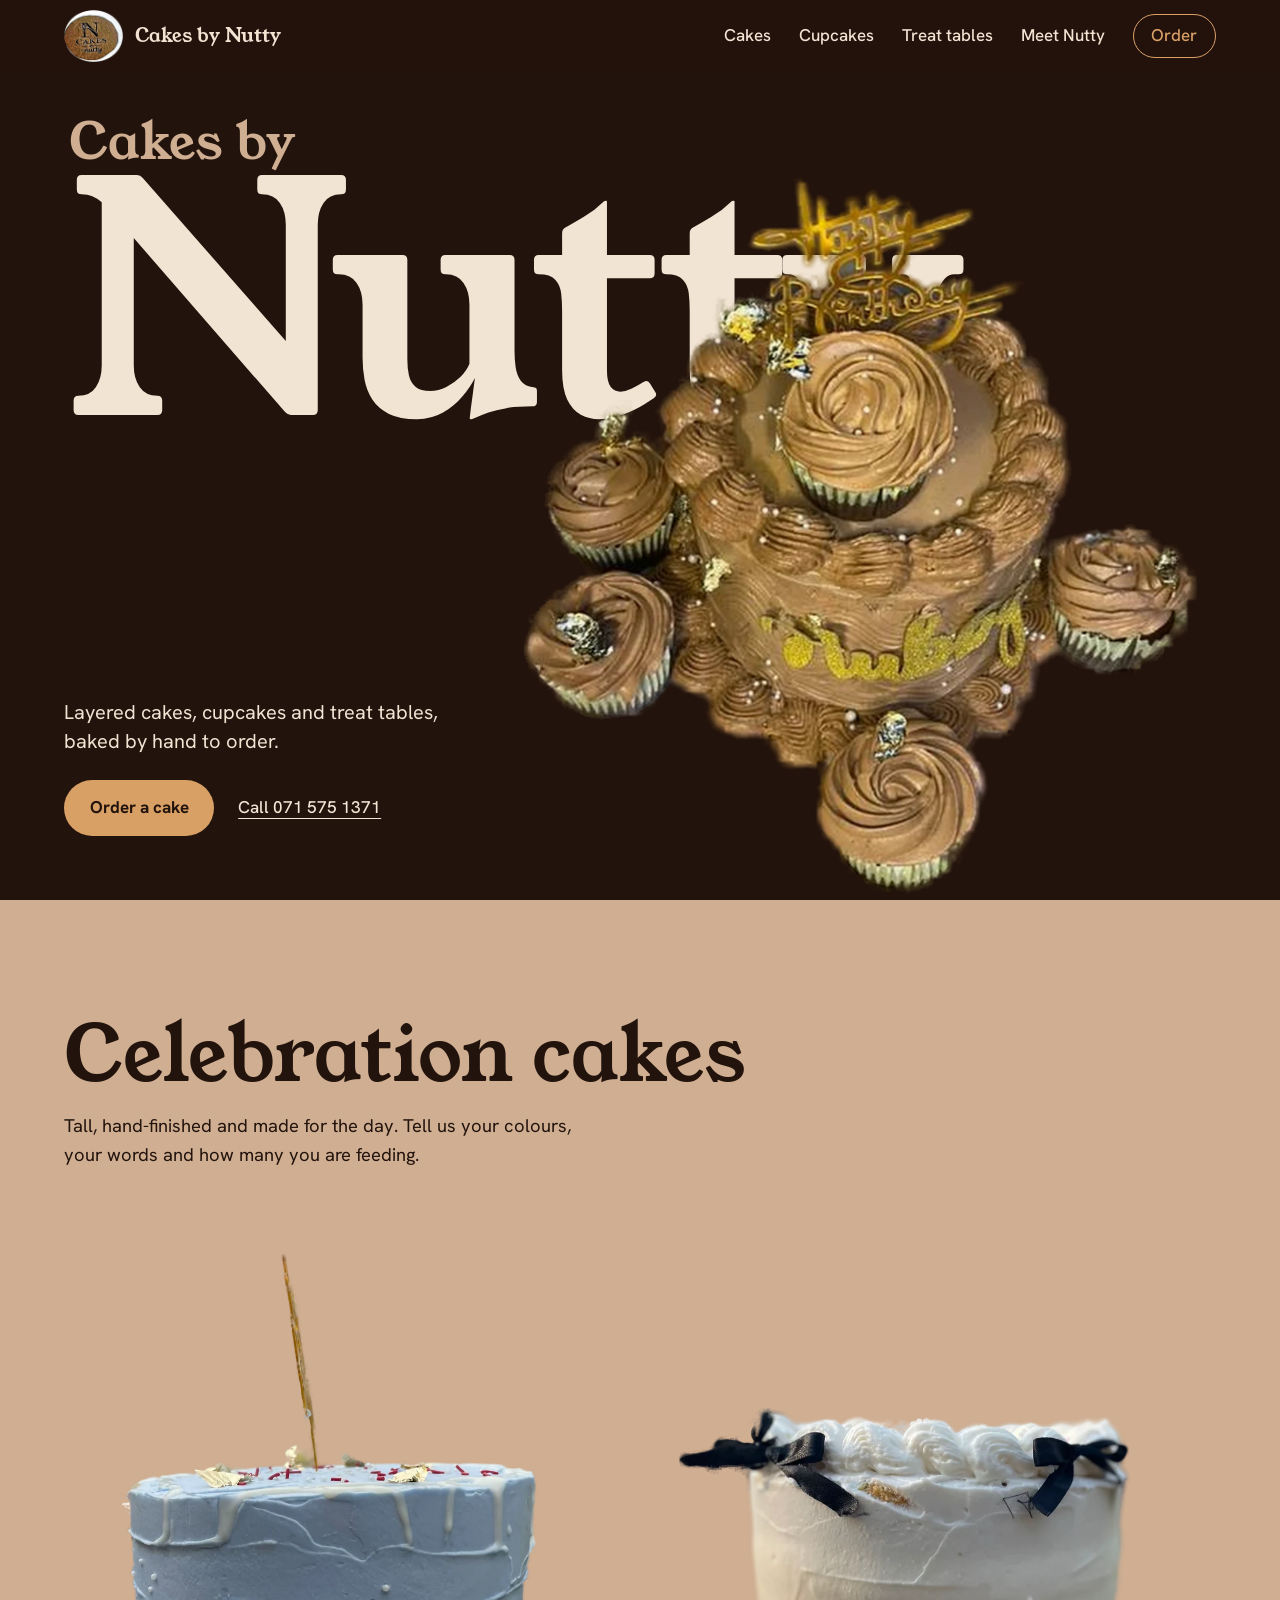
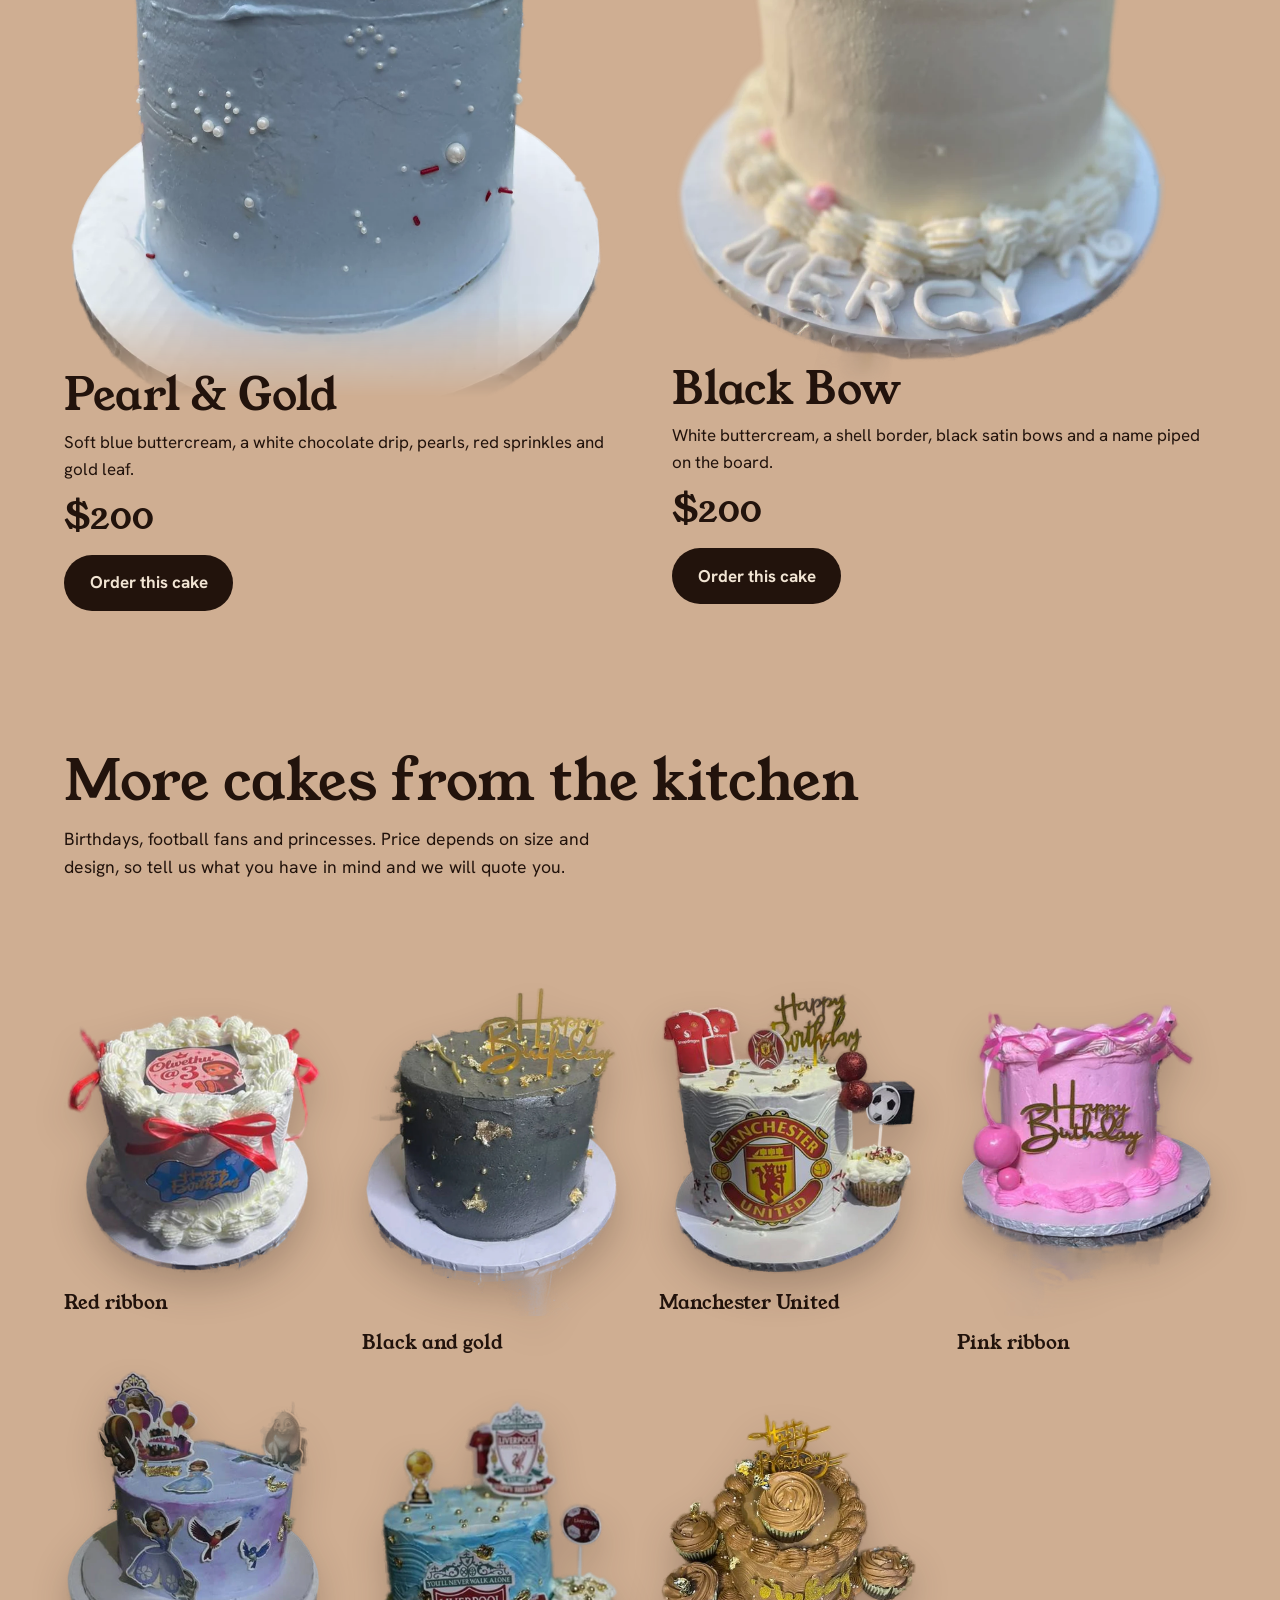
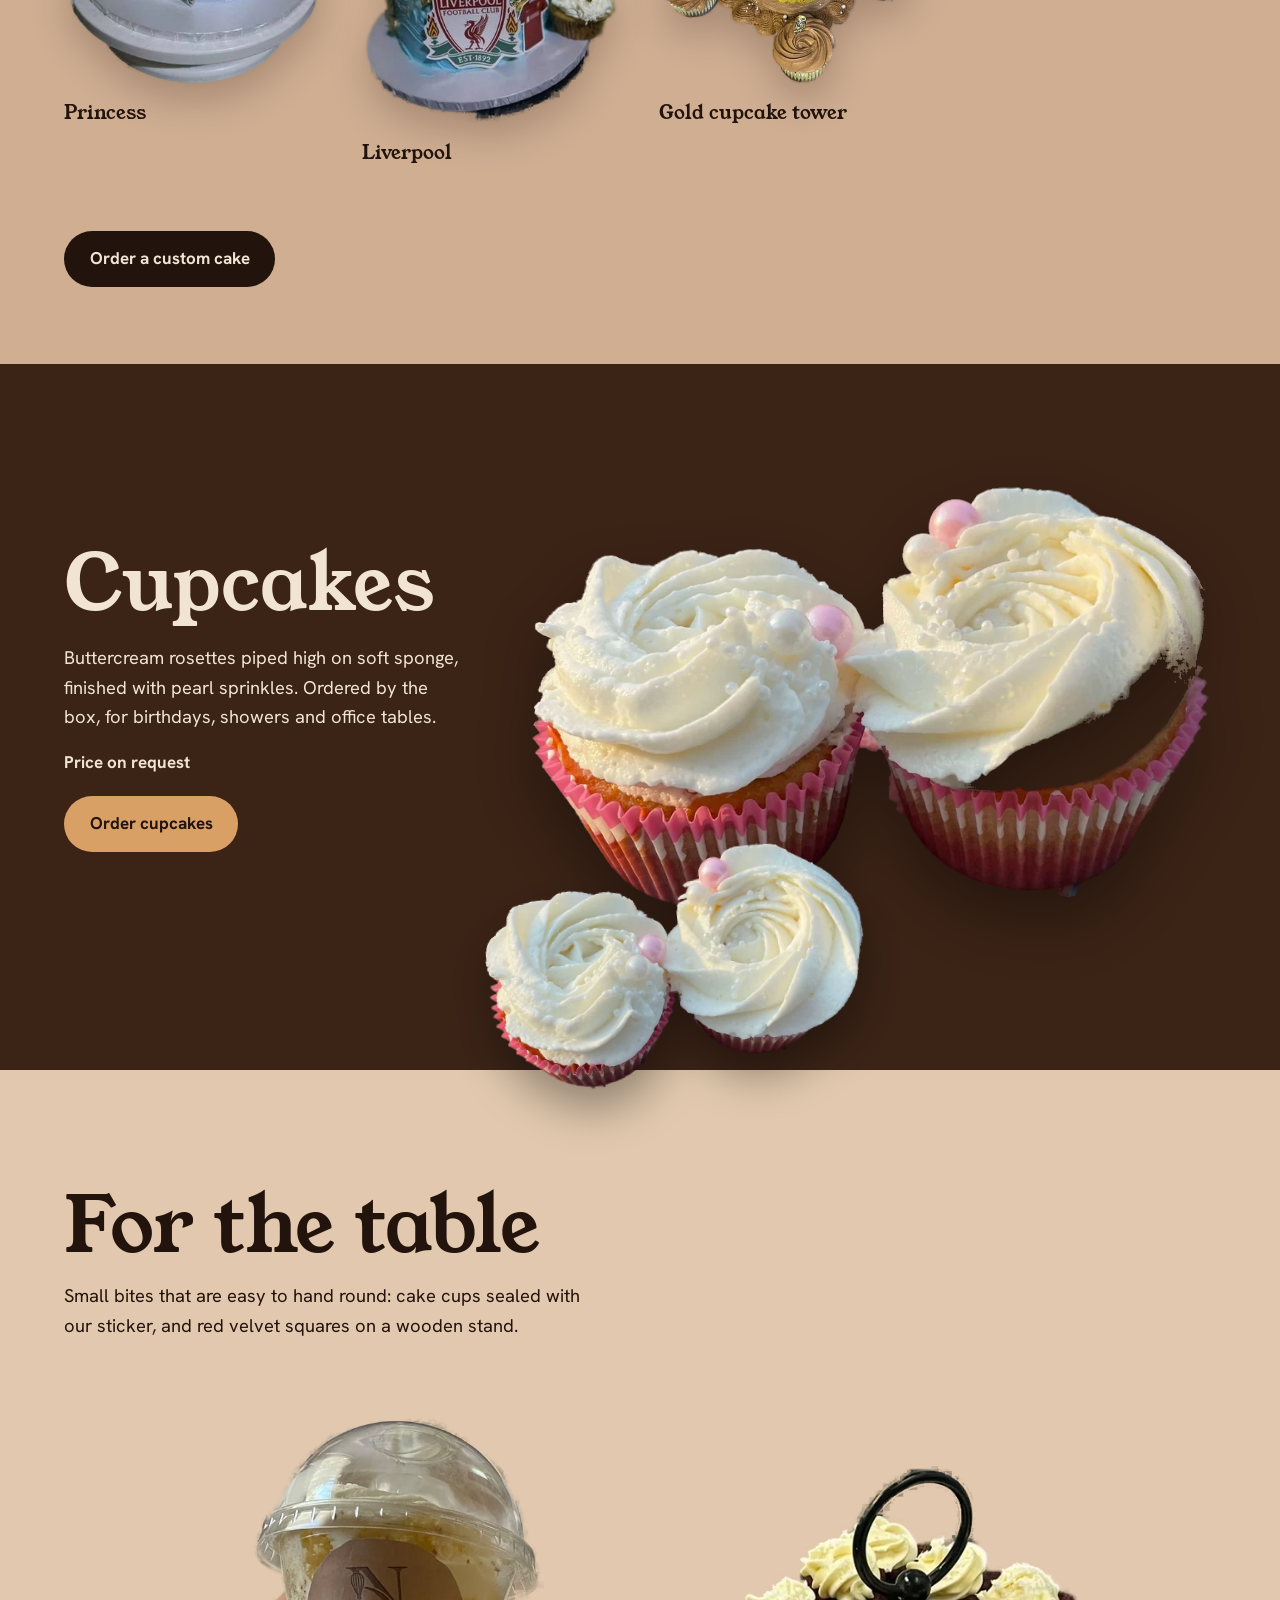
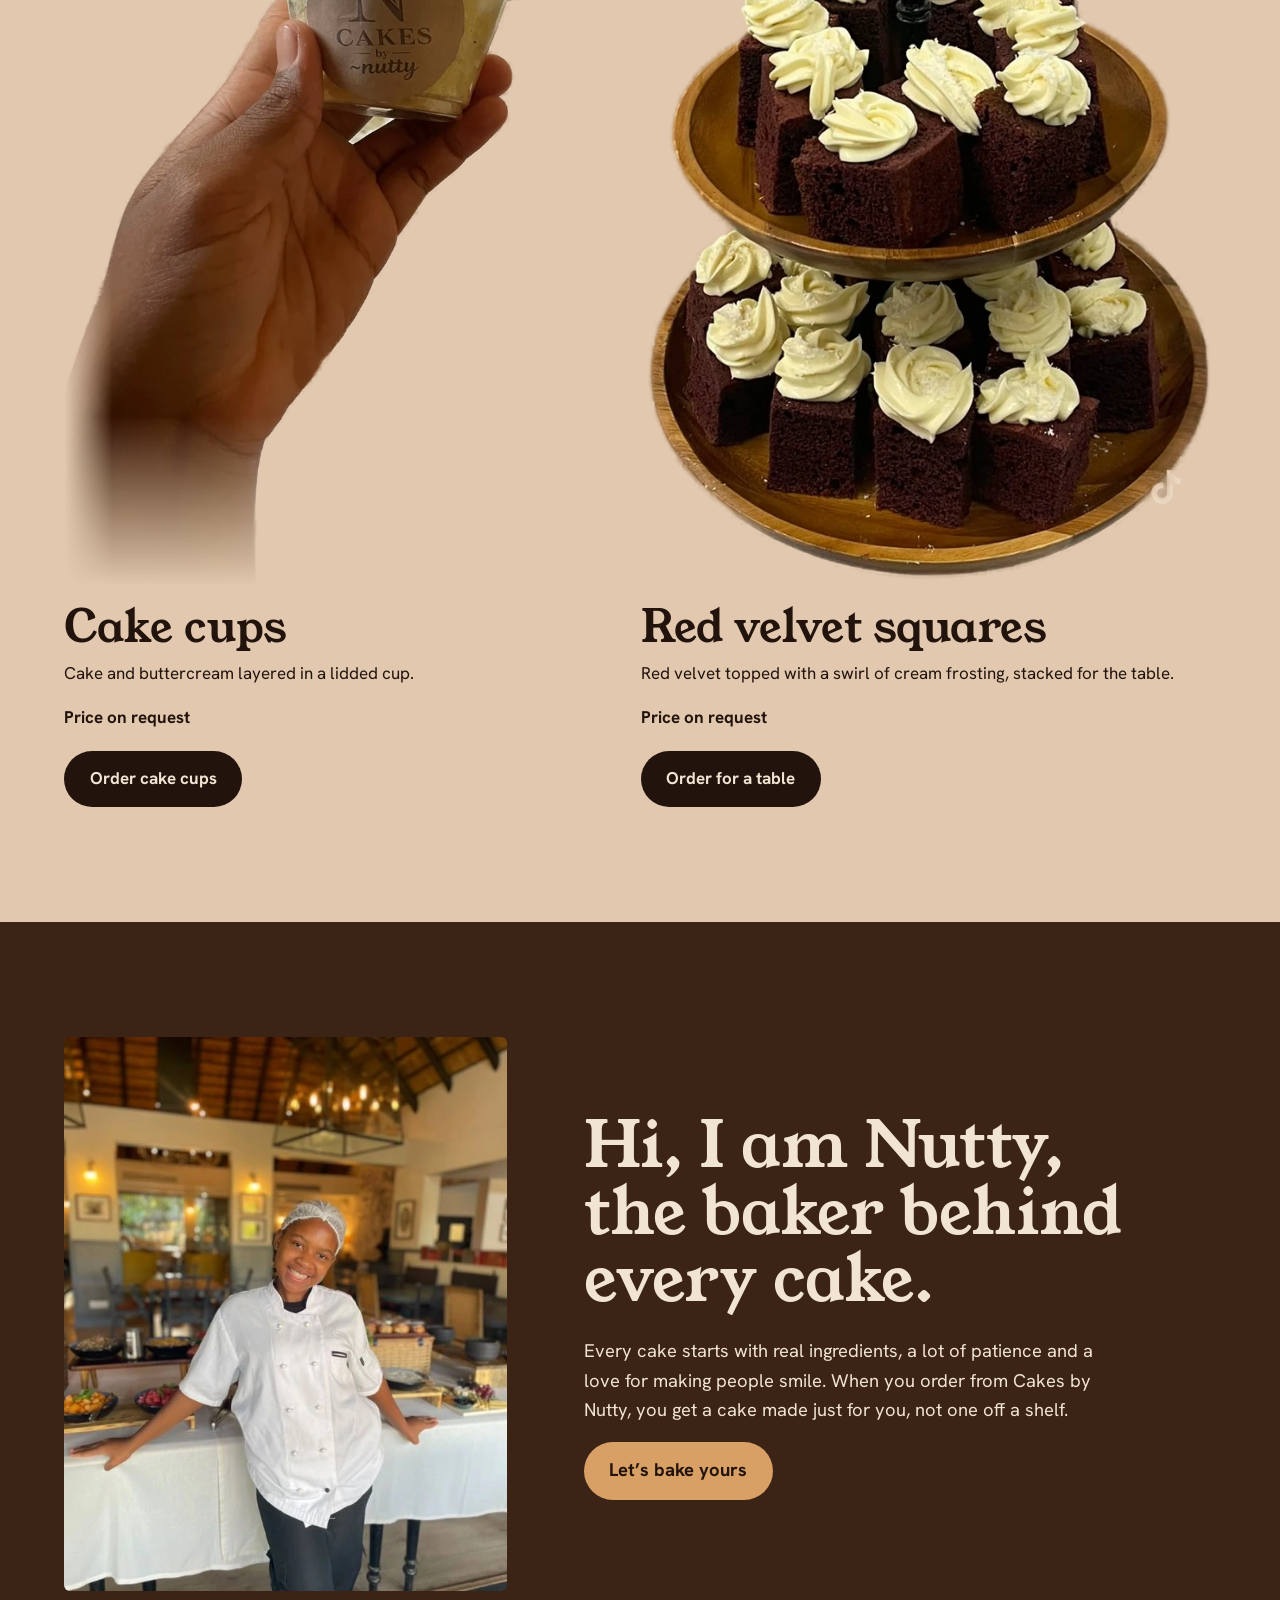
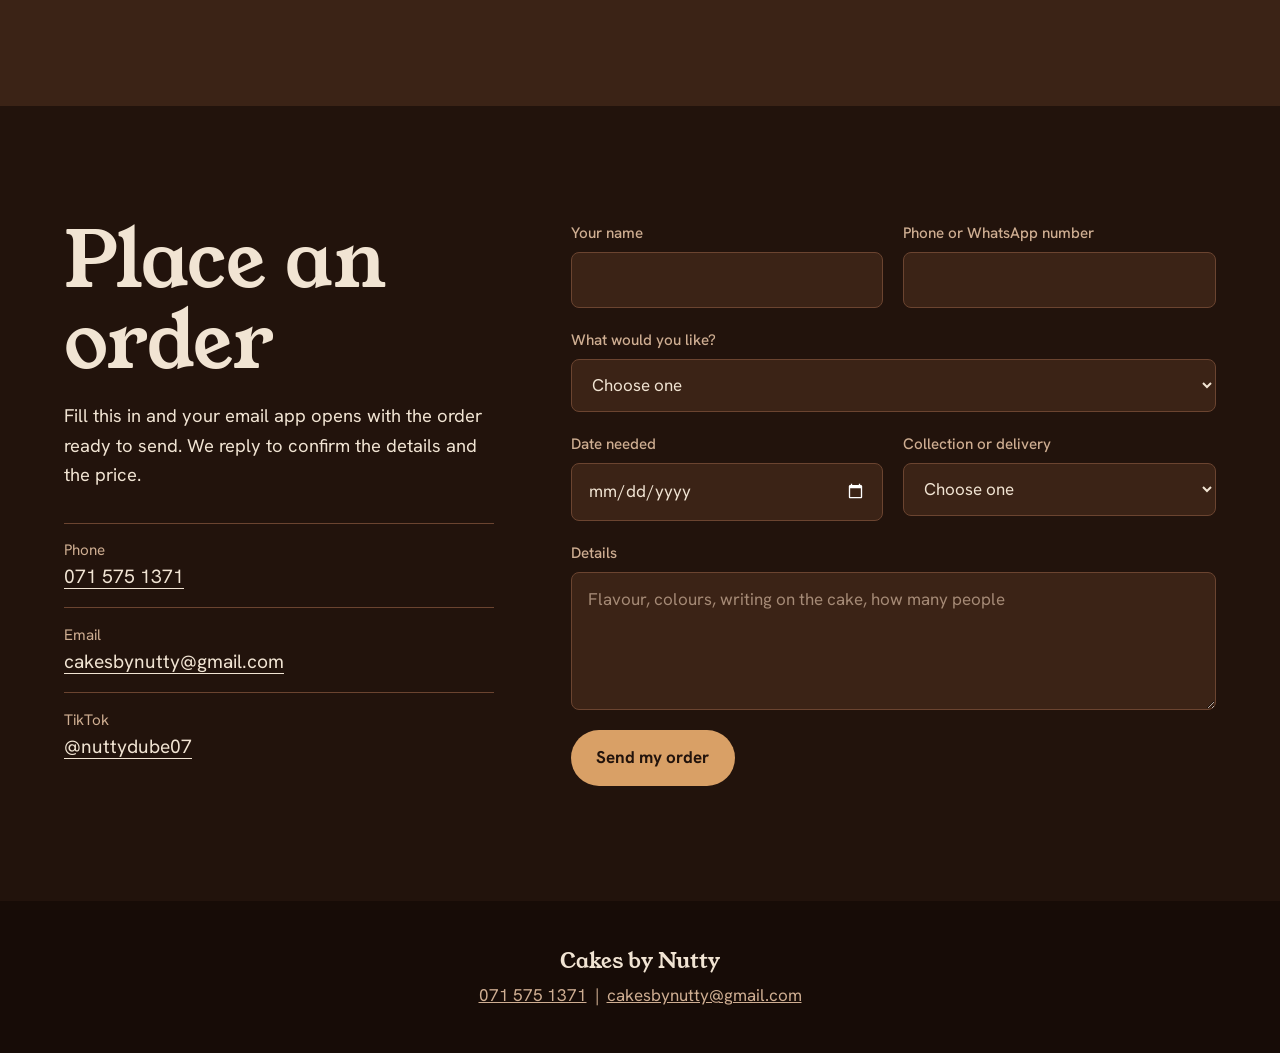
<file: index.html>
<!DOCTYPE html>
<html lang="en">
<head>
  <meta charset="utf-8">
  <meta name="viewport" content="width=device-width, initial-scale=1">
  <title>Cakes by Nutty | Handmade cakes and cupcakes</title>
  <meta name="description" content="Layered cakes, cupcakes, cake cups and treat tables, baked by hand to order. Order online from Cakes by Nutty.">
  <link rel="icon" href="logo.webp" type="image/webp">
  <link rel="preconnect" href="https://fonts.googleapis.com">
  <link rel="preconnect" href="https://fonts.gstatic.com" crossorigin>
  <link href="https://fonts.googleapis.com/css2?family=Hanken+Grotesk:wght@400;500;700&family=Young+Serif&display=swap" rel="stylesheet">
  <link rel="stylesheet" href="style.css">
</head>
<body>

  <header class="site-header">
    <a class="brand" href="#top" aria-label="Cakes by Nutty, back to top">
      <img src="logo.webp" alt="" width="59" height="52">
      <span>Cakes by Nutty</span>
    </a>
    <nav aria-label="Main">
      <a href="#cakes">Cakes</a>
      <a href="#cupcakes">Cupcakes</a>
      <a href="#tables">Treat tables</a>
      <a href="#about">Meet Nutty</a>
      <a class="nav-order" href="#order">Order</a>
    </nav>
  </header>

  <main id="top">

    <!-- HERO -->
    <section class="hero" aria-labelledby="hero-title">
      <h1 id="hero-title" class="wordmark"><span class="by">Cakes by</span>Nutty</h1>
      <div class="hero-copy">
        <p>Layered cakes, cupcakes and treat tables, baked by hand to order.</p>
        <div class="hero-actions">
          <a class="btn" href="#order">Order a cake</a>
          <a class="text-link" href="tel:0715751371">Call 071 575 1371</a>
        </div>
      </div>
      <img class="hero-cake" src="more-gold-tower.webp" width="877" height="1033"
           alt="Tall white buttercream cake with a shell border and two black satin bows">
    </section>

    <!-- CAKES -->
    <section class="cakes" id="cakes" aria-labelledby="cakes-title">
      <div class="section-head">
        <h2 id="cakes-title">Celebration cakes</h2>
        <p>Tall, hand-finished and made for the day. Tell us your colours, your words and how many you are feeding.</p>
      </div>

      <div class="cake-row">
        <article class="cake cake-a">
          <img src="cake-blue.webp" width="941" height="1297" loading="lazy"
               alt="Tall blue buttercream cake with a white chocolate drip, pearls, red sprinkles, gold leaf and a gold topper">
          <div class="cake-info">
            <h3>Pearl &amp; Gold</h3>
            <p>Soft blue buttercream, a white chocolate drip, pearls, red sprinkles and gold leaf.</p>
            <p class="price">$200</p>
            <button class="btn btn-dark" type="button" data-order="Celebration cake: Pearl & Gold ($200)">Order this cake</button>
          </div>
        </article>

        <article class="cake cake-b">
          <img src="cake-white.webp" width="877" height="1033" loading="lazy"
               alt="Tall white buttercream cake with a shell border, black satin bows and a name piped on the board">
          <div class="cake-info">
            <h3>Black Bow</h3>
            <p>White buttercream, a shell border, black satin bows and a name piped on the board.</p>
            <p class="price">$200</p>
            <button class="btn btn-dark" type="button" data-order="Celebration cake: Black Bow ($200)">Order this cake</button>
          </div>
        </article>
      </div>

      <div class="more">
        <div class="more-head">
          <h3>More cakes from the kitchen</h3>
          <p>Birthdays, football fans and princesses. Price depends on size and design, so tell us what you have in mind and we will quote you.</p>
        </div>
        <div class="more-grid">
          <figure>
            <img src="more-red-ribbon.webp" width="717" height="734" loading="lazy" alt="White birthday cake with a printed picture on top and red ribbons">
            <figcaption>Red ribbon</figcaption>
          </figure>
          <figure>
            <img src="more-black-gold.webp" width="798" height="1018" loading="lazy" alt="Black cake with gold leaf and a gold Happy Birthday topper">
            <figcaption>Black and gold</figcaption>
          </figure>
          <figure>
            <img src="more-manchester.webp" width="760" height="842" loading="lazy" alt="Manchester United themed cake with shirts, a football and a cupcake">
            <figcaption>Manchester United</figcaption>
          </figure>
          <figure>
            <img src="more-pink-ribbon.webp" width="721" height="877" loading="lazy" alt="Pink birthday cake with pink ribbons and a gold Happy Birthday topper">
            <figcaption>Pink ribbon</figcaption>
          </figure>
          <figure>
            <img src="more-princess.webp" width="766" height="939" loading="lazy" alt="Purple princess themed cake with a castle topper">
            <figcaption>Princess</figcaption>
          </figure>
          <figure>
            <img src="more-liverpool.webp" width="700" height="888" loading="lazy" alt="Blue Liverpool themed cake with a club crest and trophy topper">
            <figcaption>Liverpool</figcaption>
          </figure>
          <figure>
            <img src="more-gold-tower.webp" width="949" height="1007" loading="lazy" alt="Gold cupcake tower with a Happy Birthday topper">
            <figcaption>Gold cupcake tower</figcaption>
          </figure>
        </div>
        <button class="btn btn-dark" type="button" data-order="Custom celebration cake">Order a custom cake</button>
      </div>
    </section>

    <!-- CUPCAKES -->
    <section class="cupcakes" id="cupcakes" aria-labelledby="cupcakes-title">
      <div class="cupcake-copy">
        <h2 id="cupcakes-title">Cupcakes</h2>
        <p>Buttercream rosettes piped high on soft sponge, finished with pearl sprinkles. Ordered by the box, for birthdays, showers and office tables.</p>
        <p class="price-note">Price on request</p>
        <button class="btn" type="button" data-order="Cupcakes">Order cupcakes</button>
      </div>
      <div class="cupcake-art">
        <img class="cc-side" src="cupcakes-side.webp" width="833" height="527" loading="lazy"
             alt="Two vanilla-frosted cupcakes in pink paper cases with pearl sprinkles">
        <img class="cc-top" src="cupcakes-top.webp" width="765" height="467" loading="lazy"
             alt="Two cupcakes seen from above, buttercream swirled into roses with pink and white pearls">
      </div>
    </section>

    <!-- TREAT TABLES -->
    <section class="tables" id="tables" aria-labelledby="tables-title">
      <div class="section-head">
        <h2 id="tables-title">For the table</h2>
        <p>Small bites that are easy to hand round: cake cups sealed with our sticker, and red velvet squares on a wooden stand.</p>
      </div>

      <div class="table-row">
        <figure class="treat treat-cups">
          <img src="cups.webp" width="695" height="1111" loading="lazy"
               alt="A hand holding a lidded cake cup with the Cakes by Nutty sticker">
          <figcaption>
            <h3>Cake cups</h3>
            <p>Cake and buttercream layered in a lidded cup.</p>
            <p class="price-note">Price on request</p>
            <button class="btn btn-dark" type="button" data-order="Cake cups">Order cake cups</button>
          </figcaption>
        </figure>

        <figure class="treat treat-stand">
          <img src="stand.webp" width="666" height="841" loading="lazy"
               alt="Two-tier wooden stand piled with red velvet squares topped with cream frosting">
          <figcaption>
            <h3>Red velvet squares</h3>
            <p>Red velvet topped with a swirl of cream frosting, stacked for the table.</p>
            <p class="price-note">Price on request</p>
            <button class="btn btn-dark" type="button" data-order="Red velvet squares for a table">Order for a table</button>
          </figcaption>
        </figure>
      </div>
    </section>

    <!-- ABOUT -->
    <section class="about" id="about" aria-labelledby="about-title">
      <img src="baker.webp" width="560" height="700" loading="lazy"
           alt="Nutty, the baker, smiling in her chef whites">
      <div class="about-copy">
        <h2 id="about-title">Hi, I am Nutty, the baker behind every cake.</h2>
        <p>Every cake starts with real ingredients, a lot of patience and a love for making people smile. When you order from Cakes by Nutty, you get a cake made just for you, not one off a shelf.</p>
        <p><a class="btn" href="#order">Let&rsquo;s bake yours</a></p>
      </div>
    </section>

    <!-- ORDER -->
    <section class="order" id="order" aria-labelledby="order-title">
      <div class="order-intro">
        <h2 id="order-title">Place an order</h2>
        <p>Fill this in and your email app opens with the order ready to send. We reply to confirm the details and the price.</p>
        <dl class="contact">
          <div><dt>Phone</dt><dd><a href="tel:0715751371">071 575 1371</a></dd></div>
          <div><dt>Email</dt><dd><a href="mailto:cakesbynutty@gmail.com">cakesbynutty@gmail.com</a></dd></div>
          <div><dt>TikTok</dt><dd><a href="https://www.tiktok.com/@nuttydube07" rel="noopener">@nuttydube07</a></dd></div>
        </dl>
      </div>

      <form id="order-form" class="order-form" novalidate>
        <div class="field">
          <label for="name">Your name</label>
          <input id="name" name="name" type="text" autocomplete="name" required>
        </div>
        <div class="field">
          <label for="phone">Phone or WhatsApp number</label>
          <input id="phone" name="phone" type="tel" autocomplete="tel" required>
        </div>
        <div class="field full">
          <label for="item">What would you like?</label>
          <select id="item" name="item" required>
            <option value="">Choose one</option>
            <option>Celebration cake: Pearl &amp; Gold ($200)</option>
            <option>Celebration cake: Black Bow ($200)</option>
            <option>Custom celebration cake</option>
            <option>Cupcakes</option>
            <option>Cake cups</option>
            <option>Red velvet squares for a table</option>
          </select>
        </div>
        <div class="field">
          <label for="date">Date needed</label>
          <input id="date" name="date" type="date" required>
        </div>
        <div class="field">
          <label for="method">Collection or delivery</label>
          <select id="method" name="method" required>
            <option value="">Choose one</option>
            <option>Collection</option>
            <option>Delivery</option>
          </select>
        </div>
        <div class="field full">
          <label for="details">Details</label>
          <textarea id="details" name="details" rows="4" placeholder="Flavour, colours, writing on the cake, how many people"></textarea>
        </div>
        <div class="full form-end">
          <button class="btn" type="submit">Send my order</button>
          <p id="form-status" class="form-status" role="status" aria-live="polite"></p>
        </div>
      </form>
    </section>


  </main>

  <footer class="site-footer">
    <p>Cakes by Nutty</p>
    <p><a href="tel:0715751371">071 575 1371</a> &nbsp;|&nbsp; <a href="mailto:cakesbynutty@gmail.com">cakesbynutty@gmail.com</a></p>
  </footer>

  <script src="script.js"></script>
</body>
</html>
</file>
<file: style.css>
/* ==========================================================
   Cakes by Nutty
   Palette (all browns):
   roast  #22130c  deepest, page and footer
   cocoa  #3b2316  cupcake section
   mocha  #6b4430  borders, quiet text on dark
   latte  #cfae92  cake section
   sand   #e1c8ae  treat table section
   oat    #f1e4d3  text on dark
   caramel #d9a066 buttons and links
   ========================================================== */

:root {
  --roast: #22130c;
  --cocoa: #3b2316;
  --mocha: #6b4430;
  --latte: #cfae92;
  --sand: #e1c8ae;
  --oat: #f1e4d3;
  --caramel: #d9a066;
  --ink-soft: #4a2f20;

  --display: "Young Serif", Georgia, "Times New Roman", serif;
  --body: "Hanken Grotesk", system-ui, -apple-system, "Segoe UI", Roboto, sans-serif;

  --gutter: clamp(1.25rem, 5vw, 4.5rem);
  --header-h: 4.5rem;
}

*, *::before, *::after { box-sizing: border-box; }

html {
  scroll-behavior: smooth;
  scroll-padding-top: var(--header-h);
  -webkit-text-size-adjust: 100%;
}

body {
  margin: 0;
  background: var(--roast);
  color: var(--oat);
  font-family: var(--body);
  font-size: 1.0625rem;
  line-height: 1.6;
}

img { display: block; max-width: 100%; height: auto; }

h1, h2, h3 {
  margin: 0;
  font-family: var(--display);
  font-weight: 400;
  line-height: 1.05;
}

p { margin: 0 0 1rem; max-width: 34rem; }

a { color: inherit; }

:focus-visible {
  outline: 3px solid var(--caramel);
  outline-offset: 3px;
}

/* ---------- Buttons and links ---------- */

.btn {
  display: inline-block;
  padding: 0.9rem 1.6rem;
  border: 0;
  border-radius: 999px;
  background: var(--caramel);
  color: var(--roast);
  font: inherit;
  font-weight: 700;
  text-decoration: none;
  cursor: pointer;
  transition: background-color 0.2s;
}
.btn:hover { background: #e6b27a; }

.btn.btn-dark { background: var(--roast); color: var(--oat); }
.btn.btn-dark:hover { background: var(--cocoa); }

.text-link {
  font-weight: 500;
  text-underline-offset: 0.3em;
  text-decoration-thickness: 1px;
}

.price {
  margin: 0 0 1.25rem;
  font-family: var(--display);
  font-size: 2.25rem;
  line-height: 1;
}

.price-note {
  margin: 0 0 1.25rem;
  font-weight: 700;
}

/* ---------- Header ---------- */

.site-header {
  position: sticky;
  top: 0;
  z-index: 50;
  display: flex;
  align-items: center;
  justify-content: space-between;
  gap: 1rem;
  min-height: var(--header-h);
  padding: 0.5rem var(--gutter);
  background: rgba(34, 19, 12, 0.94);
  -webkit-backdrop-filter: blur(8px);
  backdrop-filter: blur(8px);
}

.brand {
  display: flex;
  align-items: center;
  gap: 0.75rem;
  font-family: var(--display);
  font-size: 1.2rem;
  text-decoration: none;
}
.brand img { width: auto; height: 3.25rem; }

.site-header nav { display: flex; align-items: center; gap: 1.75rem; }
.site-header nav a { text-decoration: none; font-weight: 500; }
.site-header nav a:hover { color: var(--caramel); }
.site-header .nav-order {
  padding: 0.45rem 1.1rem;
  border: 1.5px solid var(--caramel);
  border-radius: 999px;
  color: var(--caramel);
}
.site-header .nav-order:hover { background: var(--caramel); color: var(--roast); }

/* ---------- Hero ---------- */

.hero {
  position: relative;
  display: flex;
  flex-direction: column;
  justify-content: space-between;
  min-height: calc(100svh - var(--header-h));
  padding: clamp(1.5rem, 4vw, 3rem) var(--gutter) clamp(2rem, 5vw, 4rem);
  overflow: hidden;
  background: var(--roast);
}

.wordmark {
  position: relative;
  z-index: 1;
  font-size: clamp(6.5rem, 25vw, 23rem);
  line-height: 0.85;
  letter-spacing: -0.02em;
  color: var(--oat);
}
.wordmark .by {
  display: block;
  margin-bottom: 0.12em;
  padding-left: 0.1em;
  font-size: 0.16em;
  letter-spacing: 0;
  color: var(--latte);
}

.hero-copy {
  position: relative;
  z-index: 3;
  max-width: 26rem;
  margin-top: 2.5rem;
}
.hero-copy p { font-size: 1.25rem; line-height: 1.45; }
.hero-actions { display: flex; flex-wrap: wrap; align-items: center; gap: 1.25rem 1.5rem; margin-top: 1.5rem; }

.hero-cake {
  position: absolute;
  z-index: 2;
  right: 6vw;
  bottom: 0;
  height: 88%;
  width: auto;
  max-width: none;
  animation: settle 1s cubic-bezier(0.2, 0.7, 0.2, 1) both;
}

@keyframes settle {
  from { opacity: 0; transform: translateY(7%); }
  to   { opacity: 1; transform: none; }
}

/* ---------- Cakes ---------- */

.cakes {
  padding: clamp(4rem, 9vw, 8rem) var(--gutter) clamp(3rem, 6vw, 6rem);
  background: var(--latte);
  color: var(--roast);
}

.section-head { margin-bottom: clamp(2.5rem, 6vw, 5rem); }
.section-head h2 { margin-bottom: 1rem; font-size: clamp(2.5rem, 6vw, 5rem); }
.section-head p { font-size: 1.15rem; }

.cake-row {
  display: grid;
  grid-template-columns: 1fr 1fr;
  gap: clamp(1.5rem, 5vw, 5rem);
  align-items: start;
}

.cake { display: flex; flex-direction: column; }
.cake img {
  width: 100%;
  -webkit-mask-image: linear-gradient(to bottom, #000 88%, transparent);
  mask-image: linear-gradient(to bottom, #000 88%, transparent);
}
.cake-info { margin-top: -1.5rem; position: relative; }
.cake-info h3 { margin-bottom: 0.6rem; font-size: clamp(1.9rem, 3.4vw, 2.75rem); }

.cake.cake-b { margin-top: clamp(3rem, 12vw, 11rem); }
.cake.cake-b img { width: 92%; }

/* ---------- More cakes ---------- */

.more { margin-top: clamp(5rem, 11vw, 10rem); }
.more-head { margin-bottom: clamp(2rem, 5vw, 4rem); }
.more-head h3 { margin-bottom: 0.9rem; font-size: clamp(2rem, 4.5vw, 3.5rem); }
.more-head p { font-size: 1.1rem; }

.more-grid {
  display: grid;
  grid-template-columns: repeat(auto-fit, minmax(min(15rem, 100%), 1fr));
  gap: clamp(1.5rem, 3vw, 3rem) clamp(1rem, 3vw, 3rem);
  align-items: end;
  margin-bottom: clamp(4.5rem, 8vw, 6.5rem);
}
.more-grid figure { margin: 0; }
.more-grid img { width: 100%; filter: drop-shadow(0 18px 18px rgba(34, 19, 12, 0.22)); }
.more-grid figcaption { margin-top: 0.75rem; font-family: var(--display); font-size: 1.2rem; }
.more-grid figure:nth-child(even) { transform: translateY(2.5rem); }

/* ---------- Cupcakes ---------- */

.cupcakes {
  display: grid;
  grid-template-columns: minmax(0, 0.8fr) minmax(0, 1.4fr);
  gap: clamp(2rem, 5vw, 5rem);
  align-items: center;
  padding: clamp(4rem, 9vw, 8rem) var(--gutter) clamp(6rem, 12vw, 11rem);
  background: var(--cocoa);
  color: var(--oat);
}
.cupcake-copy h2 { margin-bottom: 1.25rem; font-size: clamp(2.5rem, 6vw, 5rem); }
.cupcake-copy p:not(.price-note) { font-size: 1.15rem; }

.cupcake-art { position: relative; }
.cupcake-art .cc-side {
  width: 100%;
  filter: drop-shadow(0 28px 28px rgba(0, 0, 0, 0.35));
}
.cupcake-art .cc-top {
  position: absolute;
  left: -6%;
  bottom: -38%;
  width: 56%;
  transform: rotate(-6deg);
  filter: drop-shadow(0 22px 22px rgba(0, 0, 0, 0.35));
}

/* ---------- Treat tables ---------- */

.tables {
  padding: clamp(4rem, 9vw, 8rem) var(--gutter);
  background: var(--sand);
  color: var(--roast);
}

.table-row {
  display: grid;
  grid-template-columns: 1fr 1.15fr;
  gap: clamp(2rem, 6vw, 6rem);
  align-items: end;
}

.treat { margin: 0; }
.treat img { width: 100%; }
.treat-cups img { max-width: 30rem; }
.treat figcaption { margin-top: 1.25rem; }
.treat h3 { margin-bottom: 0.6rem; font-size: clamp(1.9rem, 3.4vw, 2.75rem); }

/* ---------- About ---------- */

.about {
  display: grid;
  grid-template-columns: minmax(0, 0.7fr) minmax(0, 1fr);
  gap: clamp(2rem, 6vw, 6rem);
  align-items: center;
  padding: clamp(4rem, 9vw, 8rem) var(--gutter);
  background: var(--cocoa);
  color: var(--oat);
}
.about img { width: 100%; max-width: 28rem; justify-self: end; border-radius: 6px; }
.about-copy h2 { margin-bottom: 1.5rem; max-width: 14ch; font-size: clamp(2.25rem, 5vw, 4.25rem); }
.about-copy p { font-size: 1.15rem; }

/* ---------- Order ---------- */

.order {
  display: grid;
  grid-template-columns: minmax(0, 0.8fr) minmax(0, 1.2fr);
  gap: clamp(2rem, 6vw, 6rem);
  padding: clamp(4rem, 9vw, 8rem) var(--gutter);
  background: var(--roast);
}
.order-intro h2 { margin-bottom: 1.25rem; font-size: clamp(2.5rem, 6vw, 5rem); }
.order-intro p { font-size: 1.15rem; }

.contact { margin: 2rem 0 0; }
.contact div { padding: 0.9rem 0; border-top: 1px solid var(--mocha); }
.contact dt { color: var(--latte); font-size: 0.95rem; }
.contact dd { margin: 0; font-size: 1.2rem; }
.contact a { text-underline-offset: 0.25em; }

.order-form {
  display: grid;
  grid-template-columns: 1fr 1fr;
  gap: 1.25rem;
  align-content: start;
}
.order-form .field { display: flex; flex-direction: column; gap: 0.4rem; min-width: 0; }
.order-form .full { grid-column: 1 / -1; }

.order-form label { font-size: 0.95rem; font-weight: 500; color: var(--latte); }

.order-form input,
.order-form select,
.order-form textarea {
  width: 100%;
  padding: 0.85rem 1rem;
  border: 1px solid var(--mocha);
  border-radius: 8px;
  background: var(--cocoa);
  color: var(--oat);
  font: inherit;
  color-scheme: dark;
}
.order-form textarea { resize: vertical; }
.order-form ::placeholder { color: #a58a76; }

.order-form input.invalid,
.order-form select.invalid { border-color: #f0a58a; }

.form-end { display: flex; flex-wrap: wrap; align-items: center; gap: 1rem 1.5rem; }
.form-status { margin: 0; max-width: 28rem; font-size: 0.95rem; }

/* ---------- Footer ---------- */

.site-footer {
  padding: 2.5rem var(--gutter);
  background: #170c07;
  color: var(--latte);
  text-align: center;
}
.site-footer p { max-width: none; margin: 0.25rem 0; }
.site-footer p:first-child { font-family: var(--display); font-size: 1.3rem; color: var(--oat); }

/* ---------- Tablet and phone ---------- */

@media (max-width: 860px) {
  .hero { min-height: 0; padding-bottom: 0; }
  .wordmark { font-size: clamp(5.5rem, 30vw, 14rem); }
  .hero-cake {
    position: relative;
    right: auto;
    height: auto;
    width: min(82vw, 440px);
    margin: 2rem 0 0 auto;
  }

  .cake-row { grid-template-columns: 1fr; gap: 3rem; }
  .cake.cake-b { margin-top: 0; }
  .cake.cake-b img { width: 100%; }
  .cake img { max-width: 30rem; }

  .cupcakes { grid-template-columns: 1fr; padding-bottom: clamp(8rem, 30vw, 12rem); }
  .cupcake-art .cc-top { left: 0; bottom: -45%; width: 60%; }

  .table-row { grid-template-columns: 1fr; gap: 3.5rem; }
  .treat-cups img { max-width: 20rem; }

  .order { grid-template-columns: 1fr; }

  .about { grid-template-columns: 1fr; }
  .about img { justify-self: center; max-width: 22rem; order: 2; }
  .more-grid figure:nth-child(even) { transform: none; }
}

@media (max-width: 640px) {
  .site-header nav a:not(.nav-order) { display: none; }
  .brand { font-size: 1.05rem; }
  .order-form { grid-template-columns: 1fr; }
}

/* ---------- Reduced motion ---------- */

@media (prefers-reduced-motion: reduce) {
  html { scroll-behavior: auto; }
  .hero-cake { animation: none; }
  .btn { transition: none; }
}
</file>
